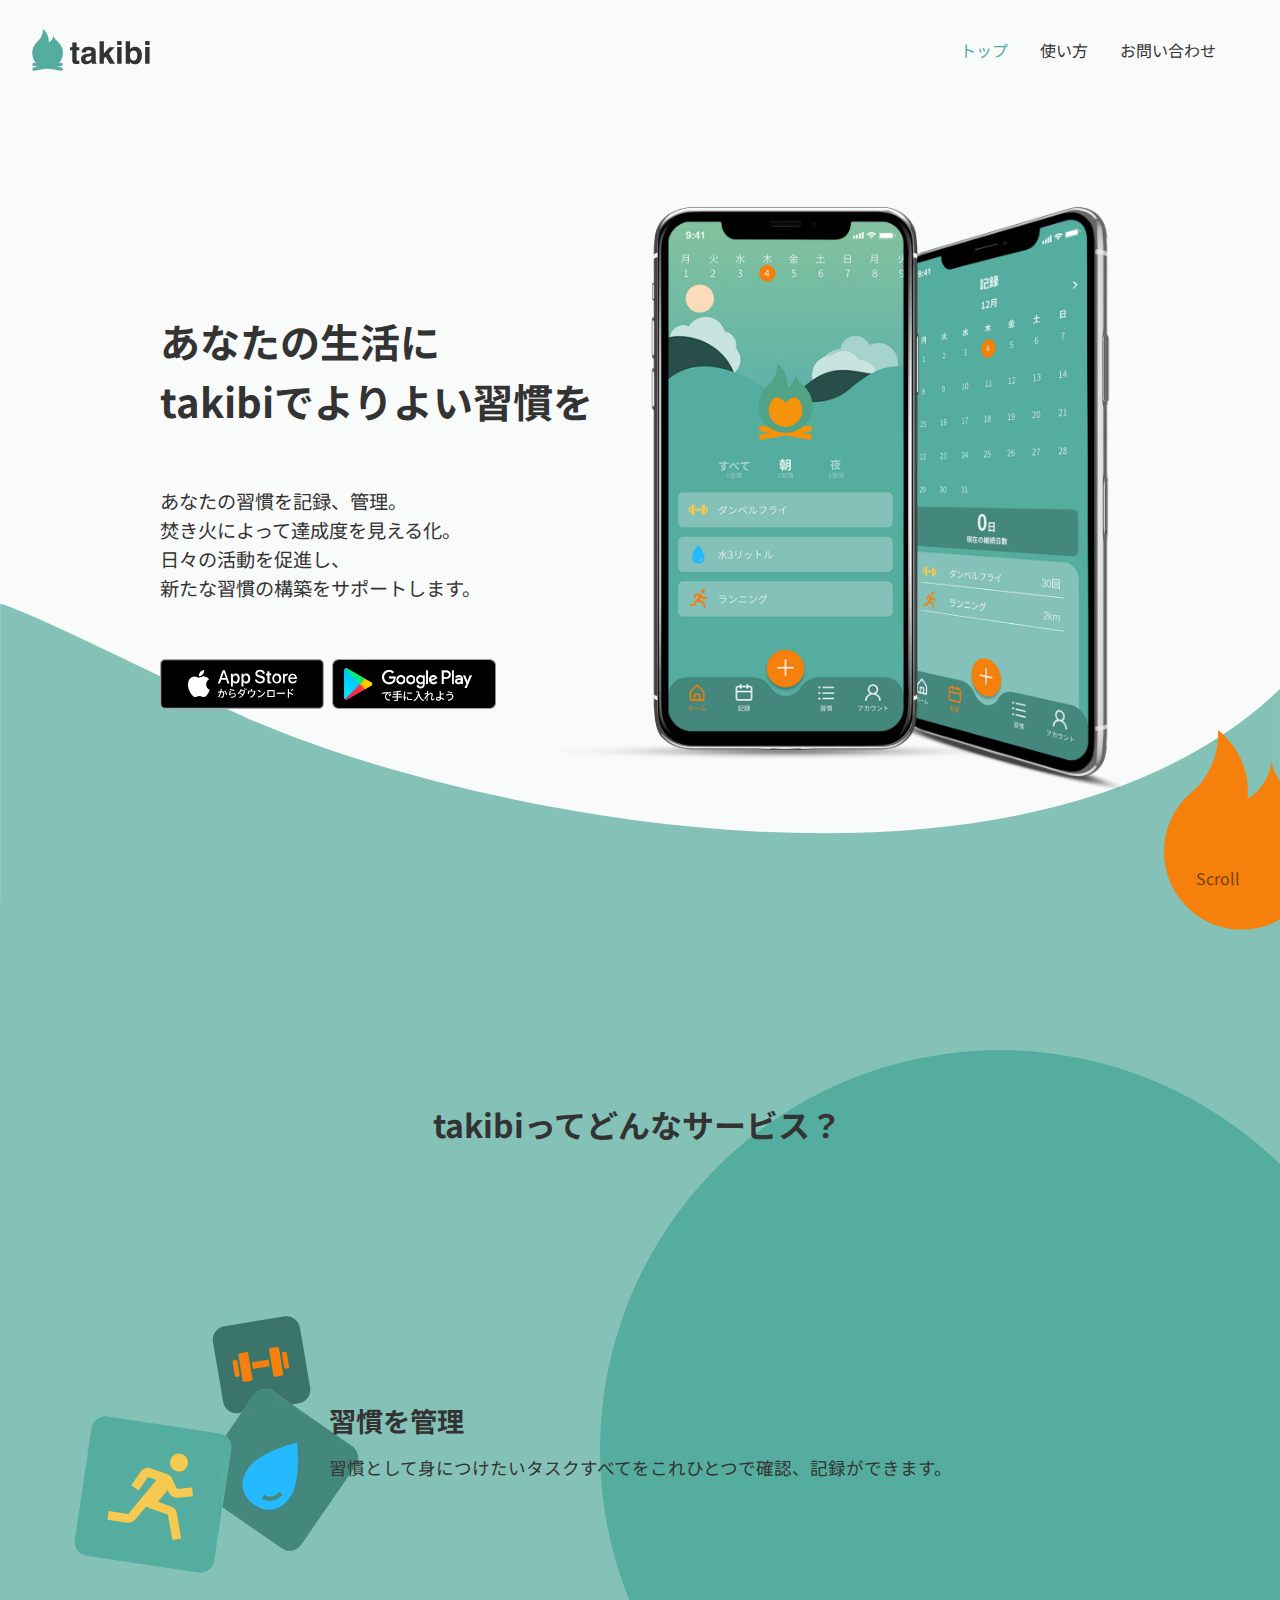
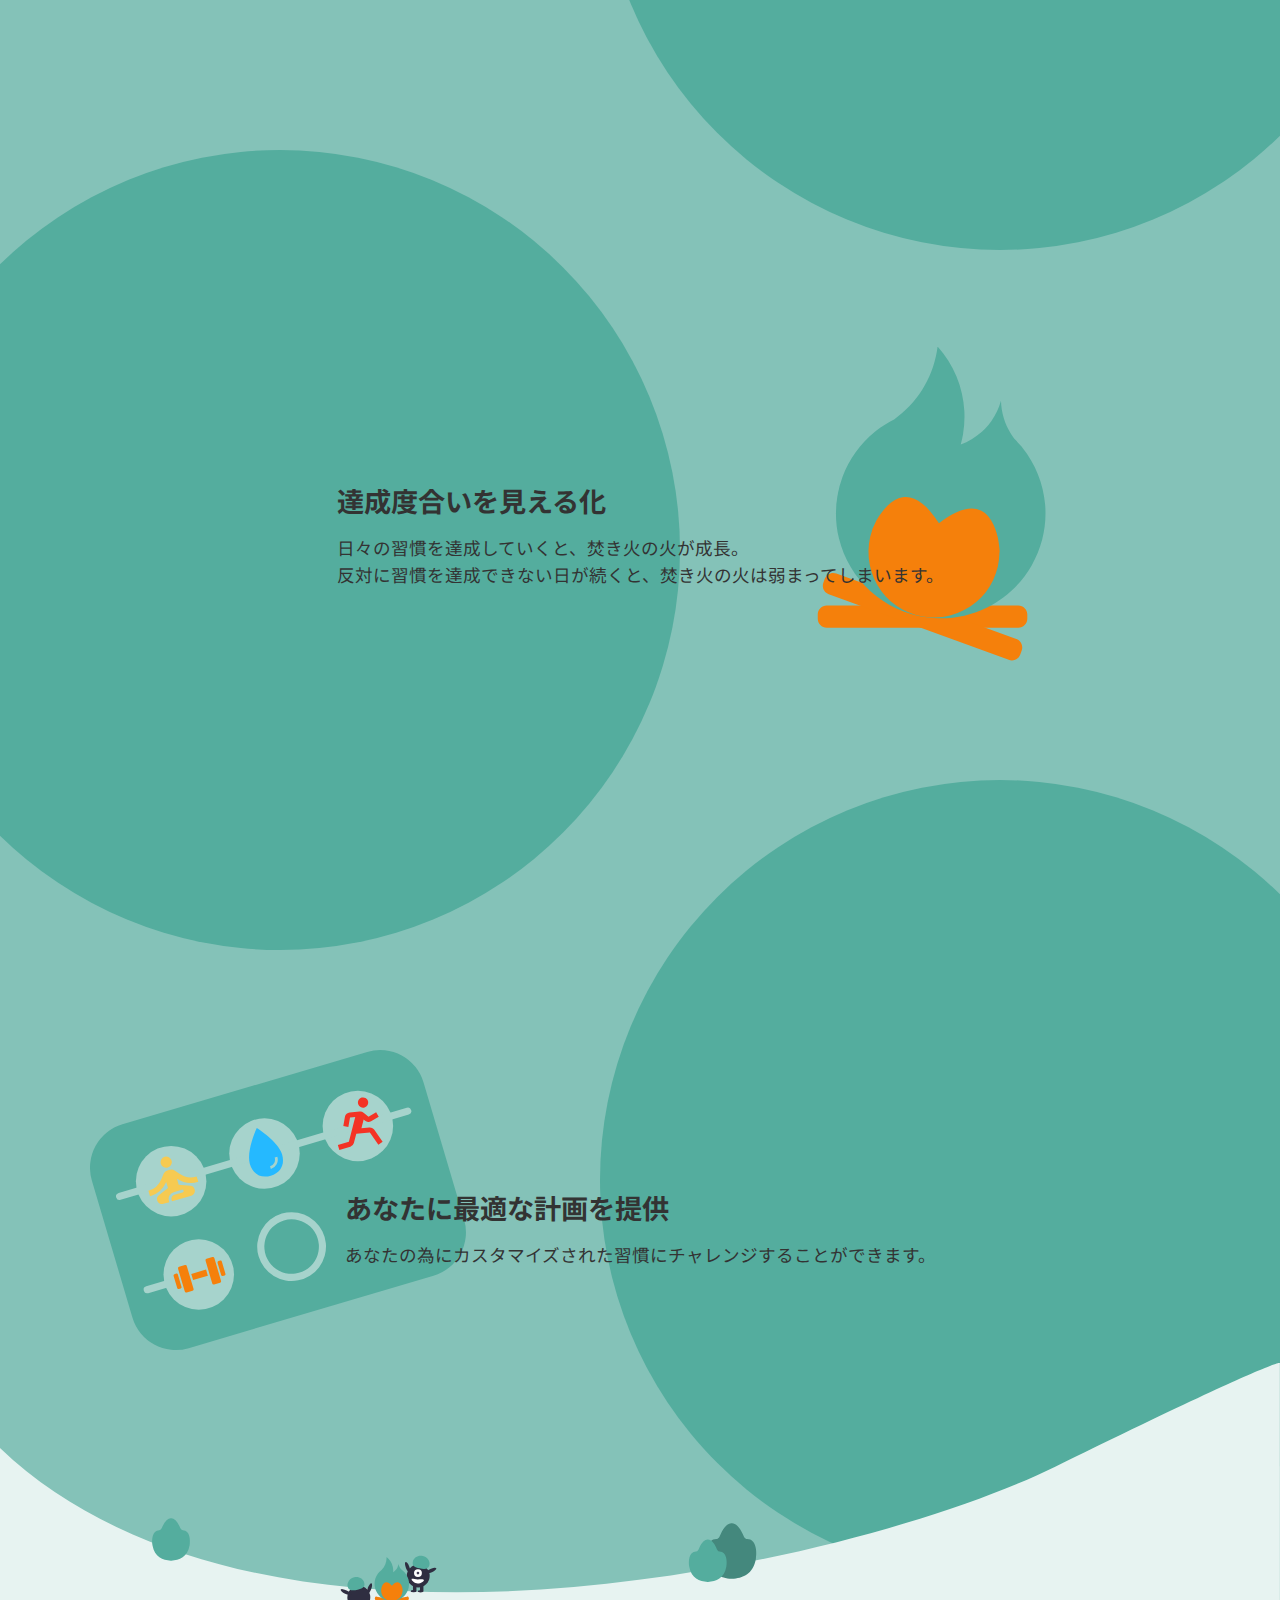
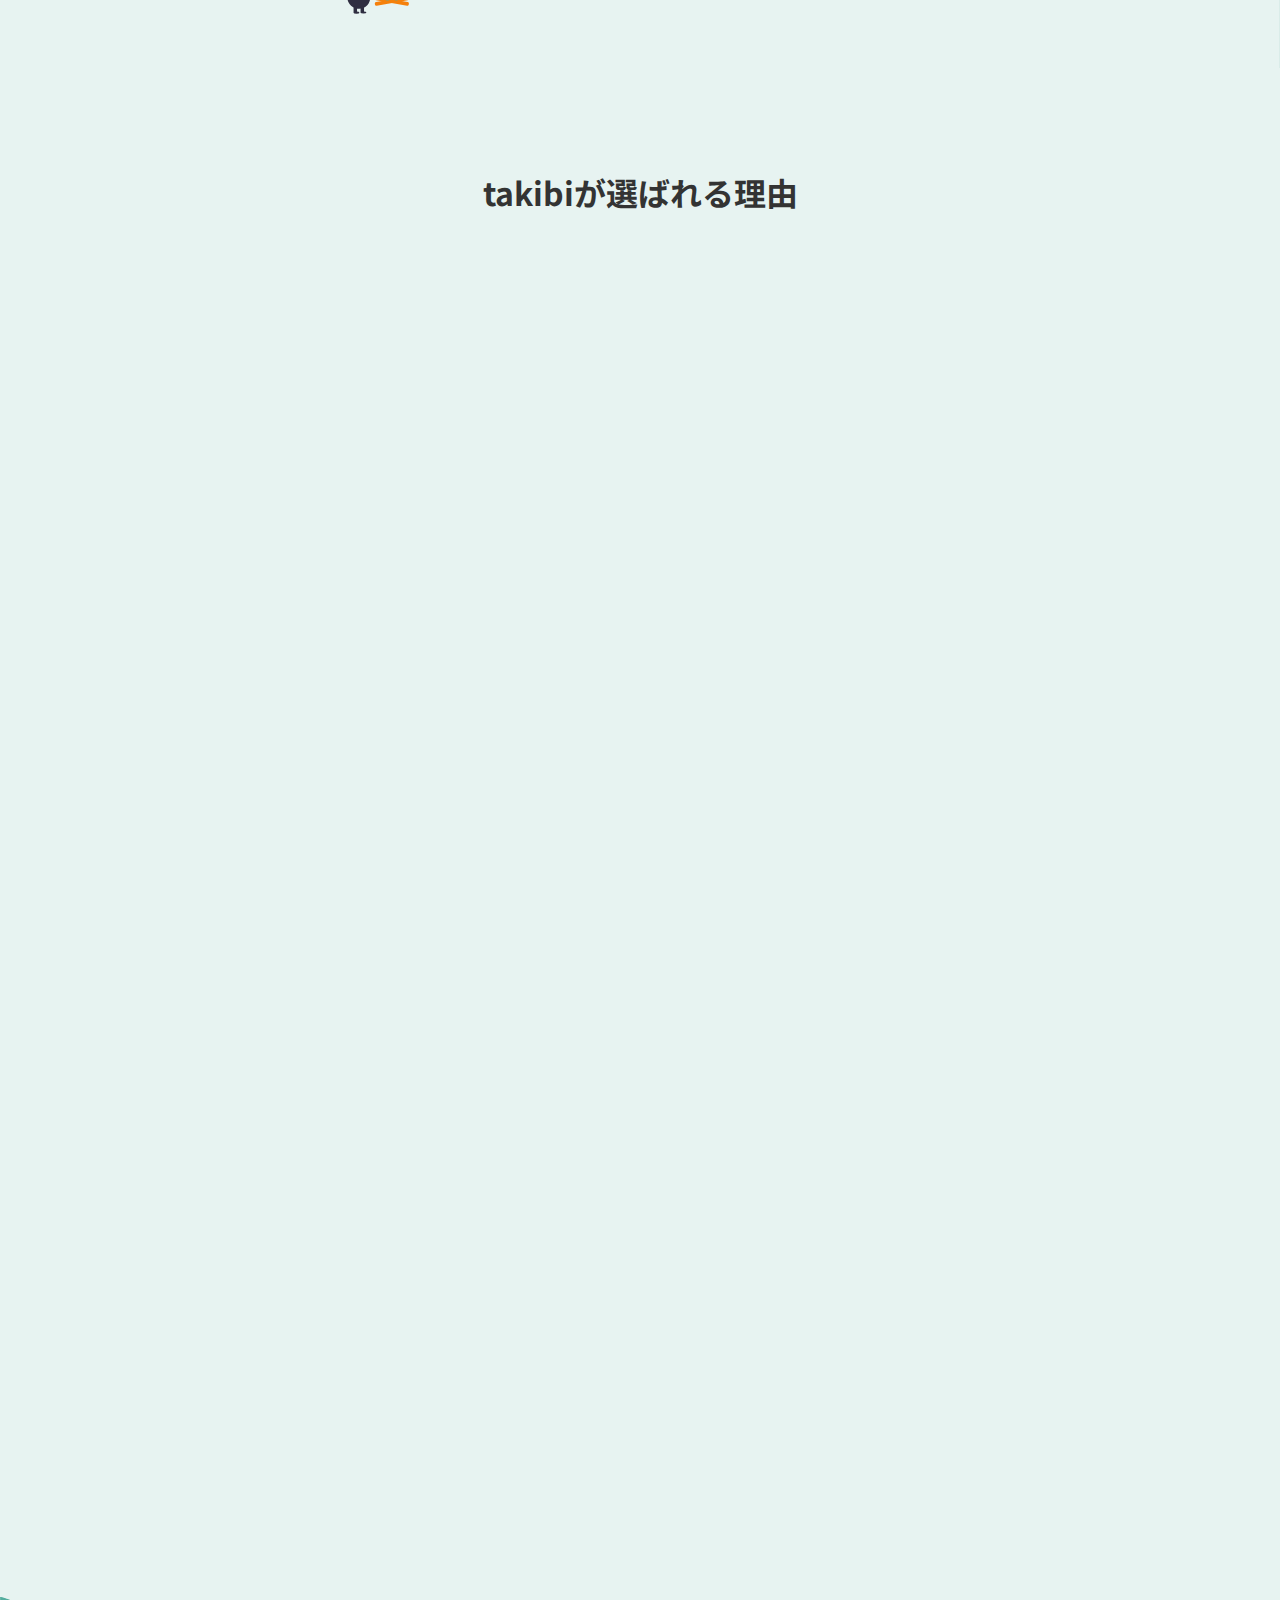
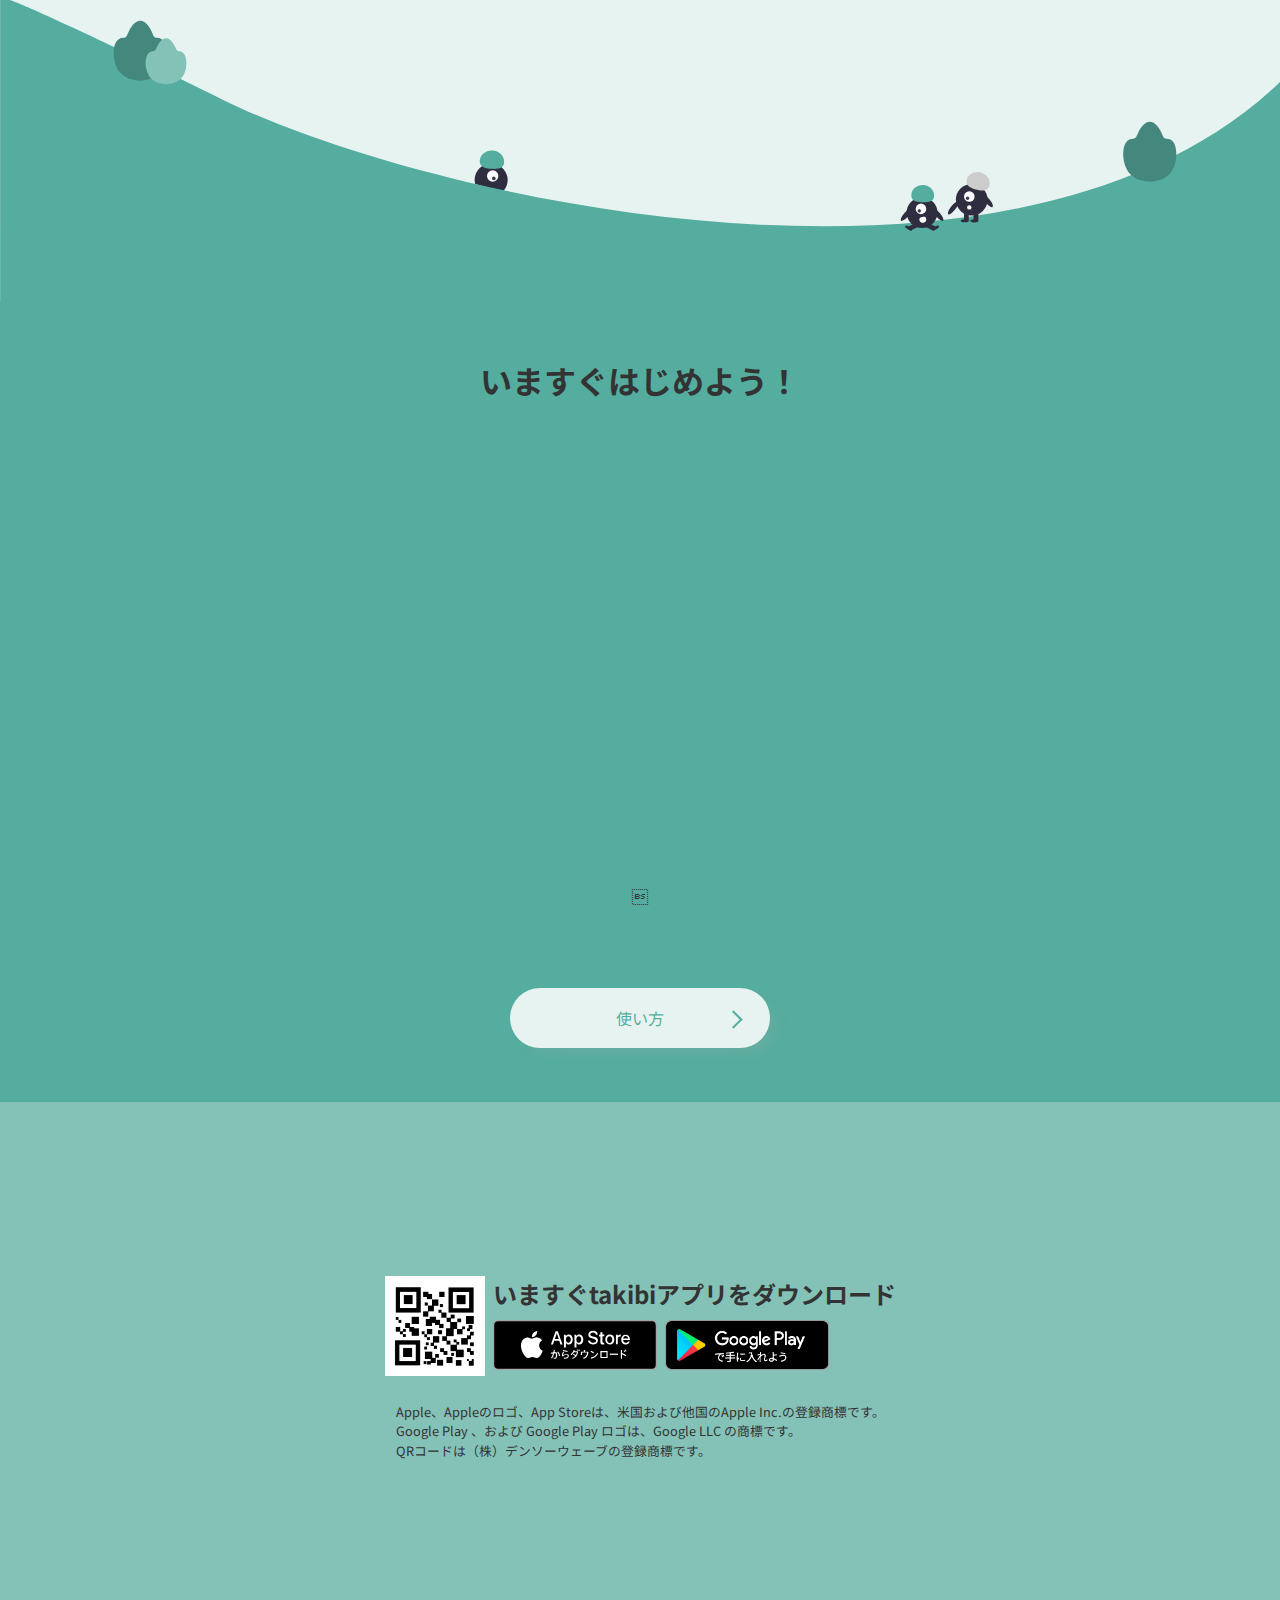
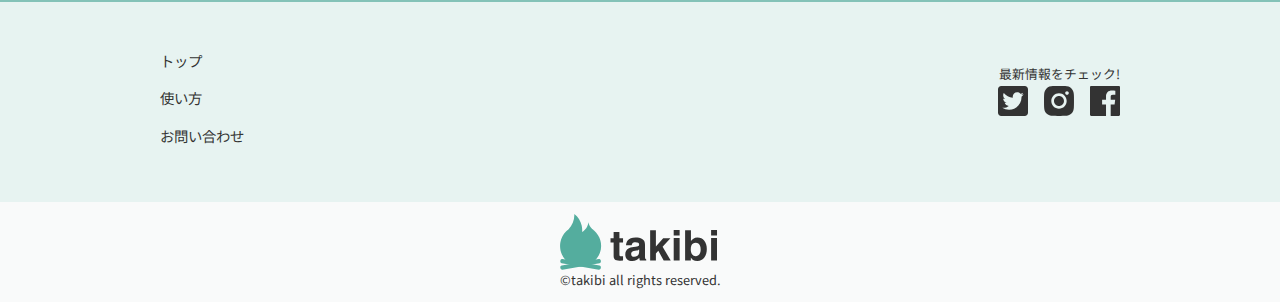
<file: index.html>
<!doctype html>
<html>

<head>
    <meta charset="UTF-8">
    <meta name="viewport" content="width=device-width,initial-scale=1.0,minimum-scale=1.0">
    <title>takibi | 習慣構築サポートアプリ</title>
    <link rel="stylesheet" href="css/reset.css">
		<link rel="preconnect" href="https://fonts.gstatic.com">
		<link href="https://fonts.googleapis.com/css2?family=Noto+Sans+JP:wght@400;500;700&display=swap" rel="stylesheet">
    <link rel="stylesheet" href="css/style.css">
    <link rel="preconnect" href="https://fonts.gstatic.com">
    
</head>

<body>

    <input type="checkbox" id="trigger">
    <label for="trigger" id="trigger_btn"><span class="hdn">メニューボタン</span></label>

    <header class="site-header">
        <a href="index.html">
            <h1 class="hdn"><span>takibi</span></h1>
        </a>
        <div class="header_right">
            <a href="index.html" class="current">トップ</a>
            <a href="guide.html">使い方</a>
            <a href="contact.html">お問い合わせ</a>
        </div>
    </header>

    <label for="trigger" id="coverlayer"></label>

    <a class="btn start_btn is_flow" href="#dl_box"><span>takibiをはじめる</span></a>

    <div class="top_box_bg">
        <div class="top_box inner">
            <div class="top_right">
                <img width="600" src="img/takibiMockup03.png" alt="">
            </div>
            <div class="top_left">
                <h1>あなたの生活に<br>takibiでよりよい習慣を</h1>
                <p> あなたの習慣を記録、管理。<br>焚き火によって達成度を見える化。<br>日々の活動を促進し、<br>新たな習慣の構築をサポートします。</p>
                <div class="dls">
                    <a href="https://www.apple.com/jp/app-store/">
                        <img src="img/badge_appStore.svg" alt="App Store からダウンロード">
                    </a>
                    <a href="https://play.google.com/store">
                        <img src="img/badge_googlePlay.png" alt="Google Play で手に入れよう">
                    </a>
                </div>
            </div>
        </div>
        <img class="mt m01" src="img/m02.svg" alt="">
        <img class="top_box_fire" src="img/fire.svg" alt="">
        <p class="scroll_sign"><span></span><span></span><span></span>Scroll</p>
    </div>
    <div class="sd_box_bg">
        <h1>takibiってどんなサービス？</h1>
        <div class="sd_box inner">
            <div class="sd_child top">
                <div class="sd_child_txt">
                    <h2>習慣を管理</h2>
                    <p>習慣として身につけたいタスクすべてをこれひとつで確認、記録ができます。</p>
                </div>
            </div>
            <div class="sd_child">
                <div class="sd_child_txt">
                    <h2>達成度合いを見える化</h2>
                    <p>日々の習慣を達成していくと、焚き火の火が成長。<br>反対に習慣を達成できない日が続くと、焚き火の火は弱まってしまいます。</p>
                </div>
            </div>
            <div class="sd_child">
                <div class="sd_child_txt">
                    <h2>あなたに最適な計画を提供</h2>
                    <p>あなたの為にカスタマイズされた習慣にチャレンジすることができます。</p>
                </div>
            </div>

            <img class="sd01" src="img/sd01.svg" alt="">
            <img class="sd02" src="img/sd02.svg" alt="">
            <img class="sd03" src="img/sd03.svg" alt="">

            <div class="scroll_object s_object1"></div>
            <div class="scroll_object s_object2"></div>
            <div class="scroll_object s_object3"></div>
        </div>
        <img class="mt m02" src="img/m03.svg" alt="">
    </div>
    <div class="merit_box_bg">
        <div class="merit_box inner">
            <h1>takibiが選ばれる理由</h1>
            <h2 class="fadein">「サボり」が見える</h2>
            <div class="mb_box_child mbinner fadein">
                <img src="img/calender.svg" alt="">
                <p>習慣付けには<span class="empha">「継続」</span>が最も重要です</p>
            </div>
            <div class="mb_box_child mbinner fadein">
                <img src="img/chilling.svg" alt="">
                <p>「継続」を実現するためには
                    <br><span class="empha">「継続」を実感できるコト</span>と同じくらい<br><span
                        class="empha">「サボり」を実感できるコト</span>も大事になります
                </p>
            </div>
            <div class="mb_box_child mbinner fadein">
                <img src="img/fire3.svg" alt="">
                <p>takibiはアプリ上の焚き火の大きさの変化によって
                    <br><span class="empha">「継続」と「サボり」の両方</span>を<br>視覚的に認識することができます
                </p>
            </div>
        </div>
        <img class="mt m03" src="img/m04.svg" alt="">
    </div>
    <div class="guide_box_bg">
        <div class="guide_box inner">
            <h1>いますぐはじめよう！</h1>
            <div class="guide_step_box">
                <div class="step fadein">
                    <img src="img/g01.svg" alt="">
                    <h3>アプリをダウンロード</h3>
                    <p>takibiアプリを<a href="#dl_box">ダウンロード</a></p>
                </div>
                <div class="step fadein fadein2">
                    <img src="img/g02.svg" alt="">
                    <h3>習慣を登録</h3>
                    <p>習慣にしたいタスクを登録</p>
                </div>
                <div class="step fadein fadein3">
                    <img src="img/g03.svg" alt="">
                    <h3>スワイプして記録</h3>
                    <p>完了したらスワイプで記録</p>
                </div>
            </div>

            <a href="guide.html" class="btn"><span>使い方</span></a>
        </div>
        <div class="guide_list">
            <h1>いますぐはじめよう！</h1>
            <div class="guide_step_list">
                <div class="step">
                    <div class="step_bg">
                    	<img src="img/g01.svg" alt="">
                    	<h3>アプリをダウンロード</h3>
                    	<p>takibiアプリを<a href="#dl_box">ダウンロード</a></p>
                    </div>
                </div>
                <div class="step">
                    <div class="step_bg">
                        <img src="img/g02.svg" alt="">
                        <h3>習慣を登録</h3>
                        <p>習慣にしたいタスクを登録</p>
                    </div>
                </div>
                <div class="step">
                    <div class="step_bg">
                        <img src="img/g03.svg" alt="">
                        <h3>スワイプして記録</h3>
                        <p>完了したらスワイプで記録</p>
                    </div>
                </div>
            </div>

            <a href="guide.html" class="btn"><span>使い方</span></a>
        </div>
    </div>
    <div class="dl_box_bg">
        <div id="dl_box" class="inner">
            <div class="dl_upper">
                <img src="img/qr_fake.jpg" alt="ダウンロードQRコード" class="qr">
                <div class="dl_right">
                    <h2>いますぐtakibiアプリをダウンロード</h2>
                    <div class="dls">
                        <a href="https://www.apple.com/jp/app-store/">
                            <img src="img/badge_appStore.svg" alt="App Store からダウンロード">
                        </a>
                        <a href="https://play.google.com/store">
                            <img height="40" src="img/badge_googlePlay.png" alt="Google Play で手に入れよう">
                        </a>
                    </div>
                </div>
            </div>
            <div class="dl_txt">
                <p>Apple、Appleのロゴ、App Storeは、米国および他国のApple Inc.の登録商標です。</p>
                <p>Google Play 、および Google Play ロゴは、Google LLC の商標です。</p>
                <p>QRコードは（株）デンソーウェーブの登録商標です。</p>
            </div>
        </div>
    </div>
    <div class="footer_details_bg">
        <div class="footer_details inner">
            <div class="fd_left">
                <a href="index.html"><span>トップ</span></a>
                <a href="guide.html"><span>使い方</span></a>
                <a href="contact.html"><span>お問い合わせ</span></a>
            </div>
            <div class="fd_right">
                <p>最新情報をチェック!</p>
                <div class="sns_box">
                    <a href="https://twitter.com/?lang=ja"><img width="30" src="img/logo_twitter.svg" alt="ツイッター"></a>
                    <a href="https://www.instagram.com/?hl=ja"><img width="30" src="img/logo_insta.svg"
                            alt="インスタグラム"></a>
                    <a href="https://www.facebook.com/"><img width="30" src="img/logo_fb.svg" alt="フェイスブック"></a>
                </div>
            </div>
        </div>
    </div>
    <footer>
        <img height="56" src="img/logo_takibi.svg" alt="takibiロゴ">
        <small>&copy;takibi all rights reserved.</small>
    </footer>
    <script src="https://code.jquery.com/jquery-2.2.4.min.js"
        integrity="sha256-BbhdlvQf/xTY9gja0Dq3HiwQF8LaCRTXxZKRutelT44=" crossorigin="anonymous"></script>
    <script>
        $(function () {
            $('a[href^="#"]').click(function () {
                var speed = 900;
                var href = $(this).attr("href");
                var target = $(href == "#" || href == "" ? 'html' : href);
                var position = target.offset().top;
                $("html, body").animate({ scrollTop: position }, speed, "swing");
                return false;
            });

            var startPos = 0, winScrollTop = 0;
            $(window).on('on scroll', function () {

                w = $(window).width();
                h = $(window).height();
                ph = $(document).height();
                $(window).resize(function () {
                    h = $(window).height();
                    w = $(window).width();
                    ph = $(document).height();
                });

                scroll = $(window).scrollTop()

                if (ph - scroll < 1300 + 0.05 * w) {
                    $('.is_flow').fadeOut(400);
                } else if ($(window).scrollTop() > 500) {
                    $('.is_flow').fadeIn(400);
                } else {
                    $('.is_flow').fadeOut(400);
                }

                winScrollTop = $(this).scrollTop();
                if (winScrollTop >= startPos) {
                    if (winScrollTop >= 200) {
                        $('.site-header').addClass('hide');
                    }
                } else {
                    $('.site-header').removeClass('hide');
                }
                startPos = winScrollTop;

            });

            $(window).scroll(function () {
                var scr = $(window).scrollTop();
                if (scr > 600 && scr < 1230) {
                    $('.s_object1').addClass('mini');
                    $('.s_object1').removeClass('large');
                } else if (scr > 1240 && scr < 1890) {
                    $('.s_object2').addClass('mini');
                    $('.s_object2').removeClass('large');
                } else if (scr > 1900 && scr < 2600) {
                    $('.s_object3').addClass('mini');
                    $('.s_object3').removeClass('large');
                } else {
                    $('.scroll_object').addClass('large')
                    $('.scroll_object').removeClass('mini');
                }

                console.log(ph - scroll)

                $('.fadein').each(function () {
                    var elemPos = $(this).offset().top;
                    var scroll = $(window).scrollTop();
                    var windowHeight = $(window).height();
                    if (scroll > elemPos - windowHeight + 200) {
                        $(this).addClass('scrollin');
                    }
                });

            })

        });
    </script>
</body>

</html>
</file>
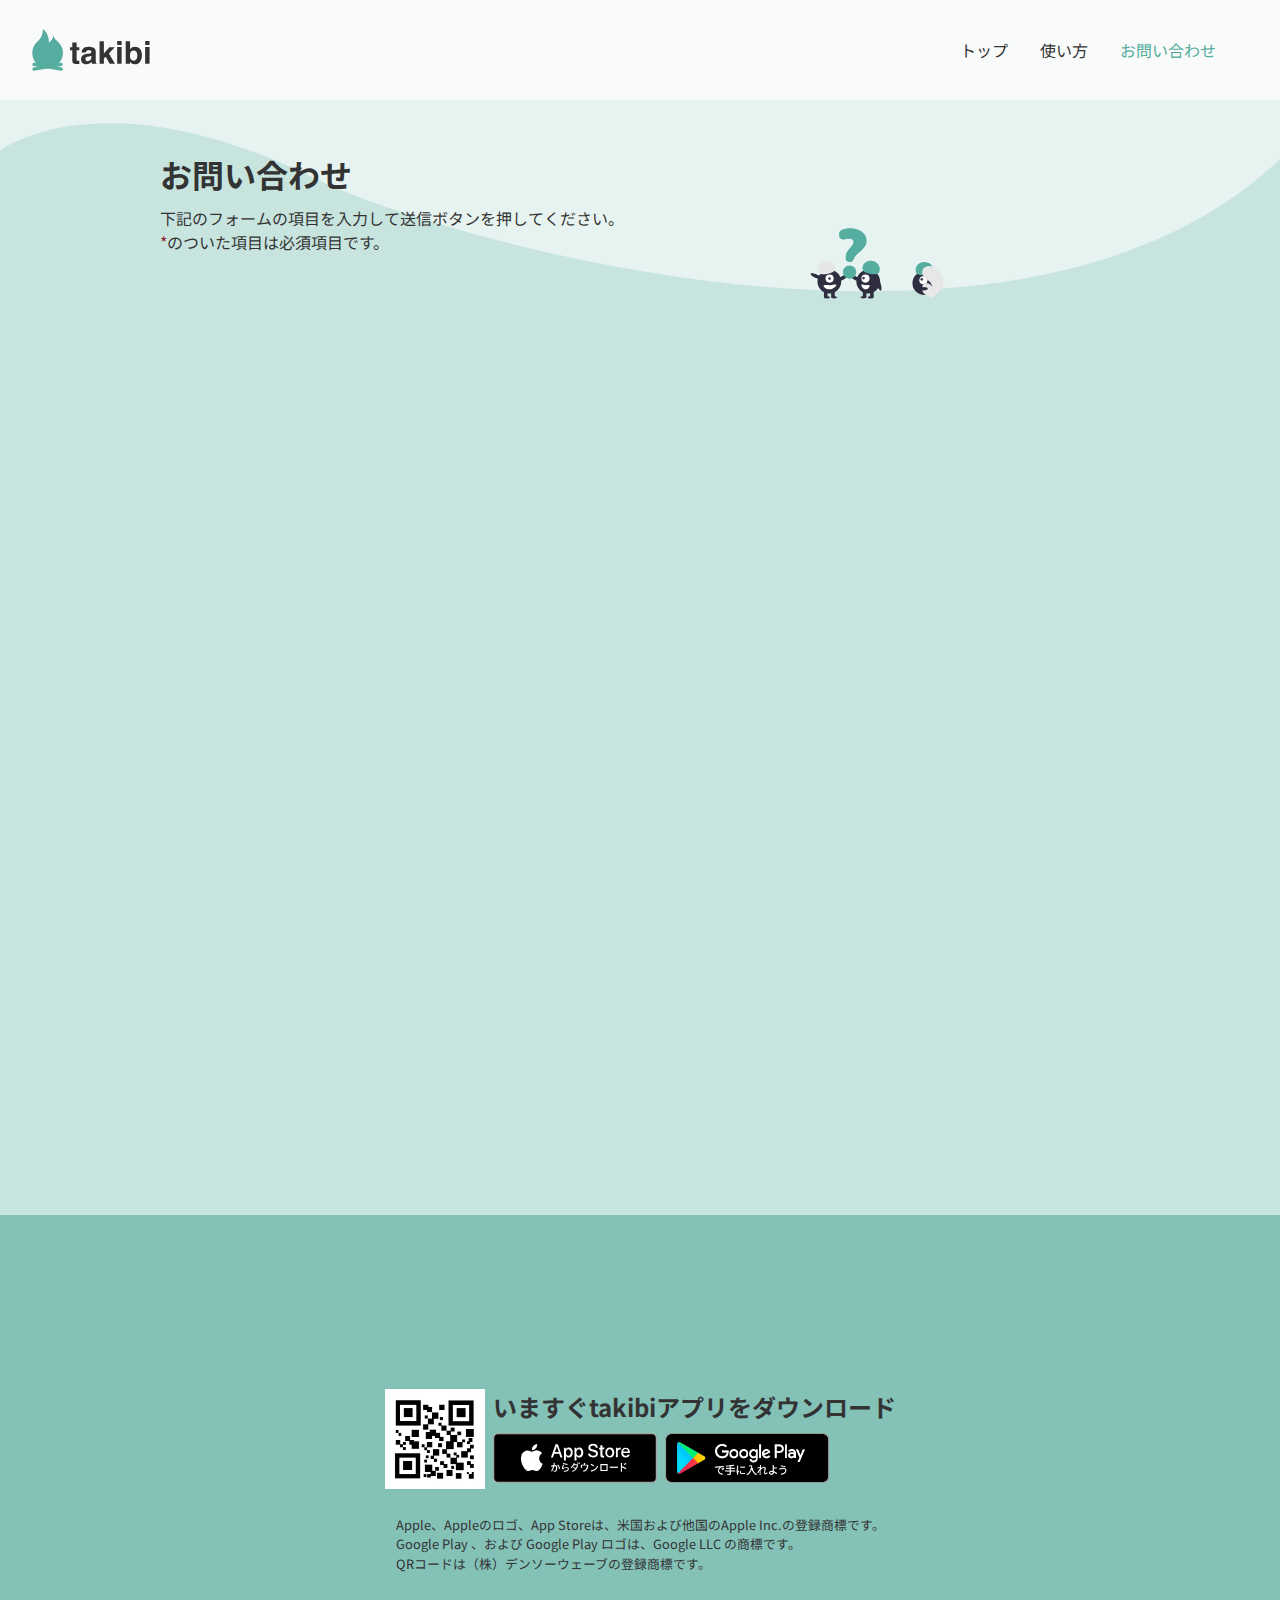
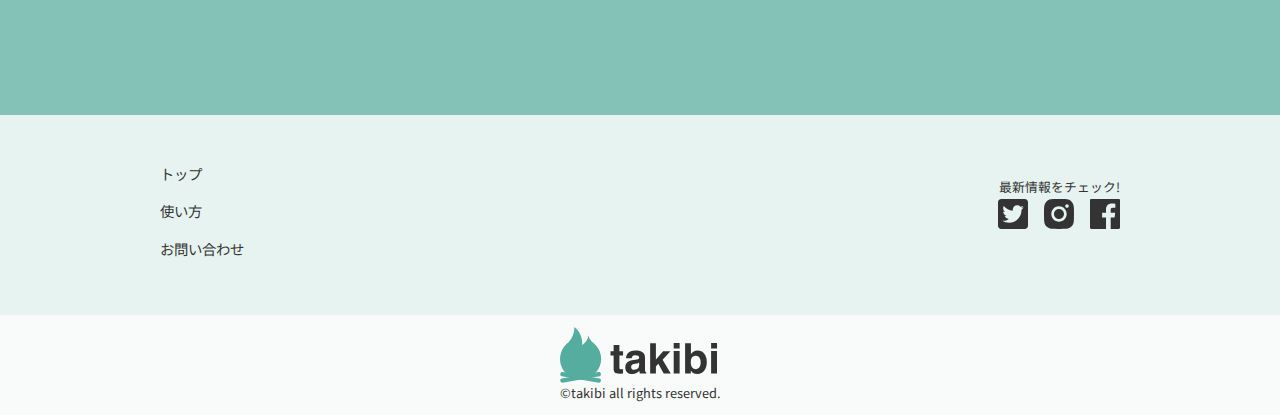
<file: contact.html>
<!doctype html>
<html>

<head>
    <meta charset="UTF-8">
    <meta name="viewport" content="width=device-width,initial-scale=1.0,minimum-scale=1.0">
    <title>takibi | お問い合わせ</title>
    <link rel="stylesheet" href="css/reset.css">
		<link rel="preconnect" href="https://fonts.gstatic.com">
		<link href="https://fonts.googleapis.com/css2?family=Noto+Sans+JP:wght@400;500;700&display=swap" rel="stylesheet">
    <link rel="stylesheet" href="css/style.css">
</head>

<body id="cp">

    <input type="checkbox" id="trigger">
    <label for="trigger" id="trigger_btn"><span class="hdn">メニューボタン</span></label>

    <header class="site-header">
        <a href="index.html">
            <h1 class="hdn"><span>takibi</span></h1>
        </a>
        <div class="header_right">
            <a href="index.html">トップ</a>
            <a href="guide.html">使い方</a>
            <a href="contact.html" class="current">お問い合わせ</a>
        </div>
    </header>

    <label for="trigger" id="coverlayer"></label>

    <div class="cp_bg">
        <div class="cp_h1_bg">
            <div class="cp_h1_bg_txt inner">
                <h1>お問い合わせ</h1>
                <p>下記のフォームの項目を入力して送信ボタンを押してください。</p>
                <p class="attention"><span>*</span>のついた項目は必須項目です。</p>
            </div>
            <img class="mt m0c" src="img/m06.svg" alt="">
        </div>
        <main class="inner cp">
            <iframe src="https://docs.google.com/forms/d/e/1FAIpQLScH3meRMEpCzAJOmkjYNoGbfmBY9c67povuiX21NkY06o3jkw/viewform?embedded=true" width="100%" height="860" frameborder="0" marginheight="0" marginwidth="0">読み込んでいます…</iframe>
        </main>
    </div>


    <div class="dl_box_bg">
        <div id="dl_box" class="inner">
            <div class="dl_upper">
                <img src="img/qr_fake.jpg" alt="ダウンロードQRコード" class="qr">
                <div class="dl_right">
                    <h2>いますぐtakibiアプリをダウンロード</h2>
                    <div class="dls">
                        <a href="https://www.apple.com/jp/app-store/">
                            <img src="img/badge_appStore.svg" alt="App Store からダウンロード">
                        </a>
                        <a href="https://play.google.com/store">
                            <img height="40" src="img/badge_googlePlay.png" alt="Google Play で手に入れよう">
                        </a>
                    </div>
                </div>
            </div>
            <div class="dl_txt">
                <p>Apple、Appleのロゴ、App Storeは、米国および他国のApple Inc.の登録商標です。</p>
                <p>Google Play 、および Google Play ロゴは、Google LLC の商標です。</p>
                <p>QRコードは（株）デンソーウェーブの登録商標です。</p>
            </div>
        </div>
    </div>
    <div class="footer_details_bg">
        <div class="footer_details inner">
            <div class="fd_left">
                <a href="index.html"><span>トップ</span></a>
                <a href="guide.html"><span>使い方</span></a>
                <a href="contact.html"><span>お問い合わせ</span></a>
            </div>
            <div class="fd_right">
                <p>最新情報をチェック!</p>
                <div class="sns_box">
                    <a href="https://twitter.com/?lang=ja"><img width="30" src="img/logo_twitter.svg" alt="ツイッター"></a>
                    <a href="https://www.instagram.com/?hl=ja"><img width="30" src="img/logo_insta.svg"
                            alt="インスタグラム"></a>
                    <a href="https://www.facebook.com/"><img width="30" src="img/logo_fb.svg" alt="フェイスブック"></a>
                </div>
            </div>
        </div>
    </div>
    <footer>
        <img height="56" src="img/logo_takibi.svg" alt="takibiロゴ">
        <small>&copy;takibi all rights reserved.</small>
    </footer>
    <script src="https://code.jquery.com/jquery-2.2.4.min.js"
        integrity="sha256-BbhdlvQf/xTY9gja0Dq3HiwQF8LaCRTXxZKRutelT44=" crossorigin="anonymous">
        </script>
    <script>
        $(function () {

            var startPos = 0, winScrollTop = 0;
            $(window).on('on scroll', function () {

                h = $(window).height();
                $(window).resize(function () {
                    h = $(window).height();
                });

                scroll = $(window).scrollTop()

                winScrollTop = $(this).scrollTop();
                if (winScrollTop >= startPos) {
                    if (winScrollTop >= 65) {
                        $('.site-header').addClass('hide');
                    }
                } else {
                    $('.site-header').removeClass('hide');
                }
                startPos = winScrollTop;

            });

        });
    </script>
</body>

</html>
</file>
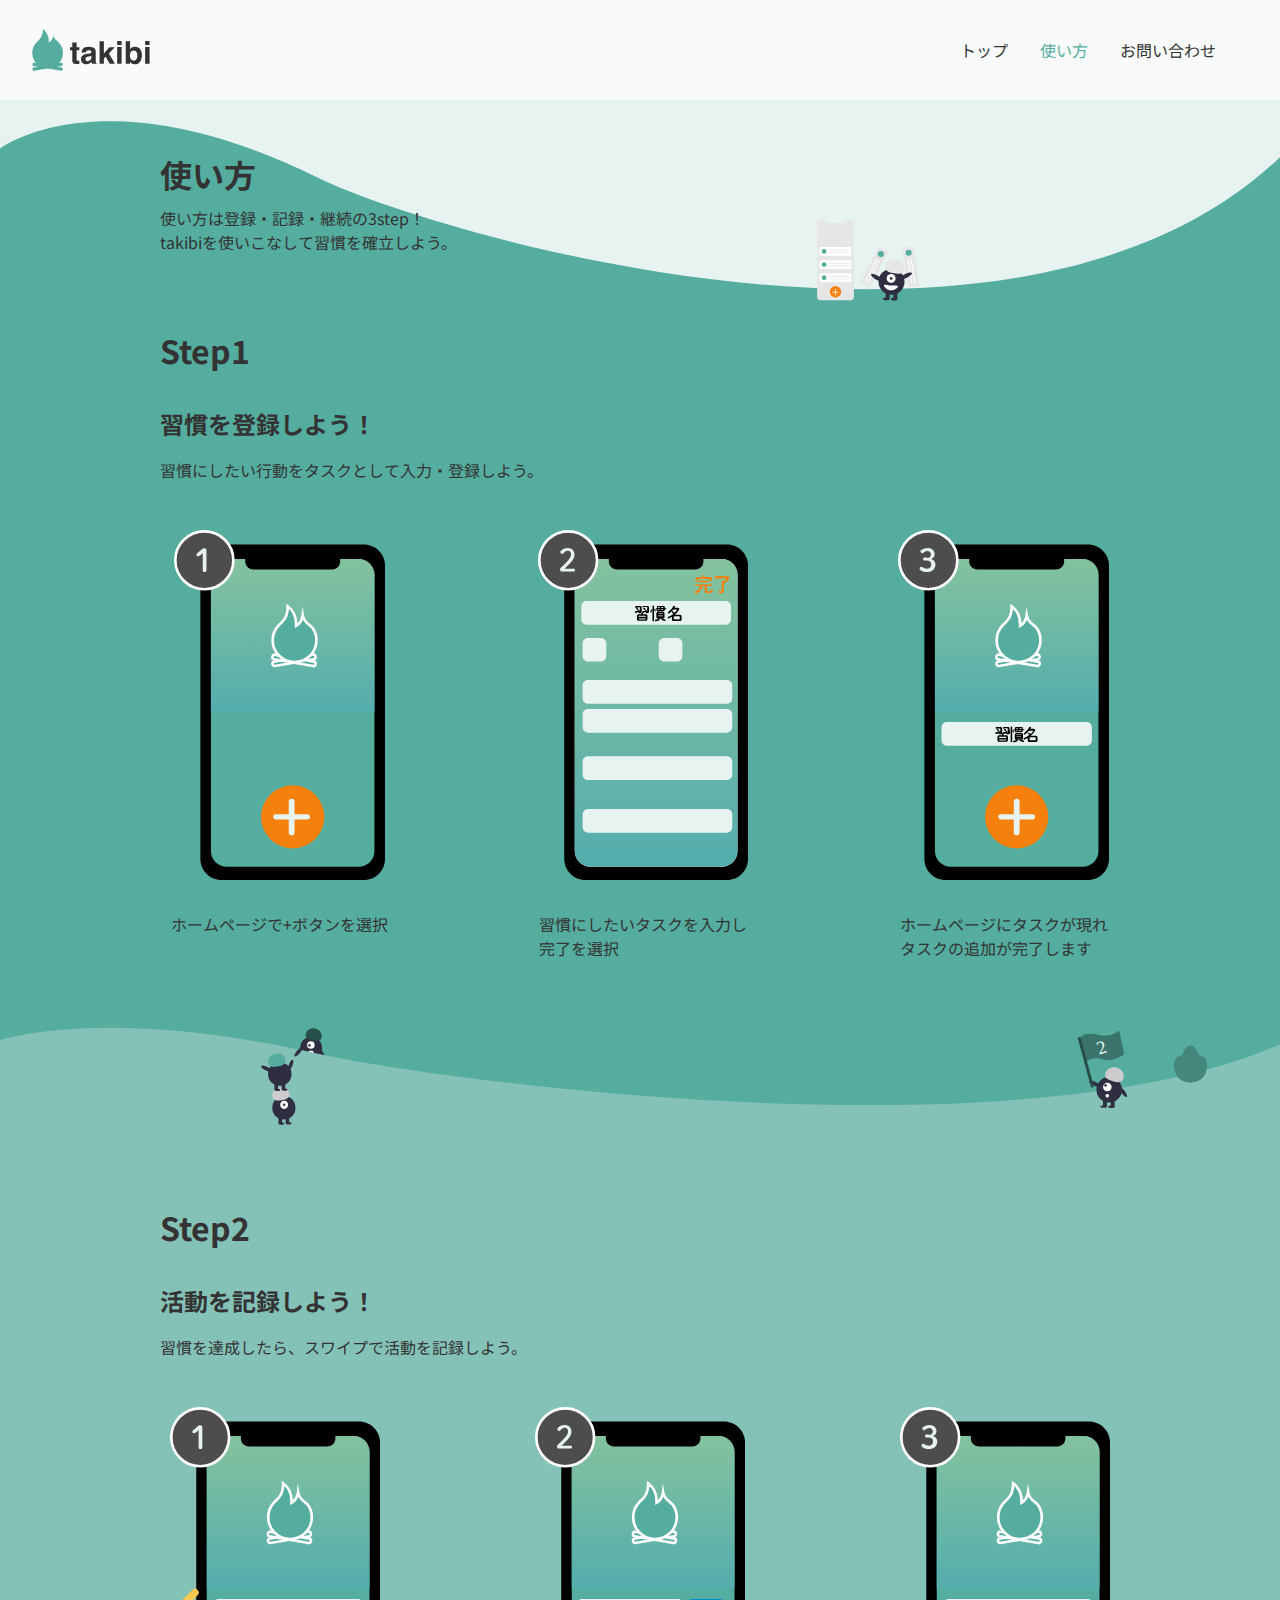
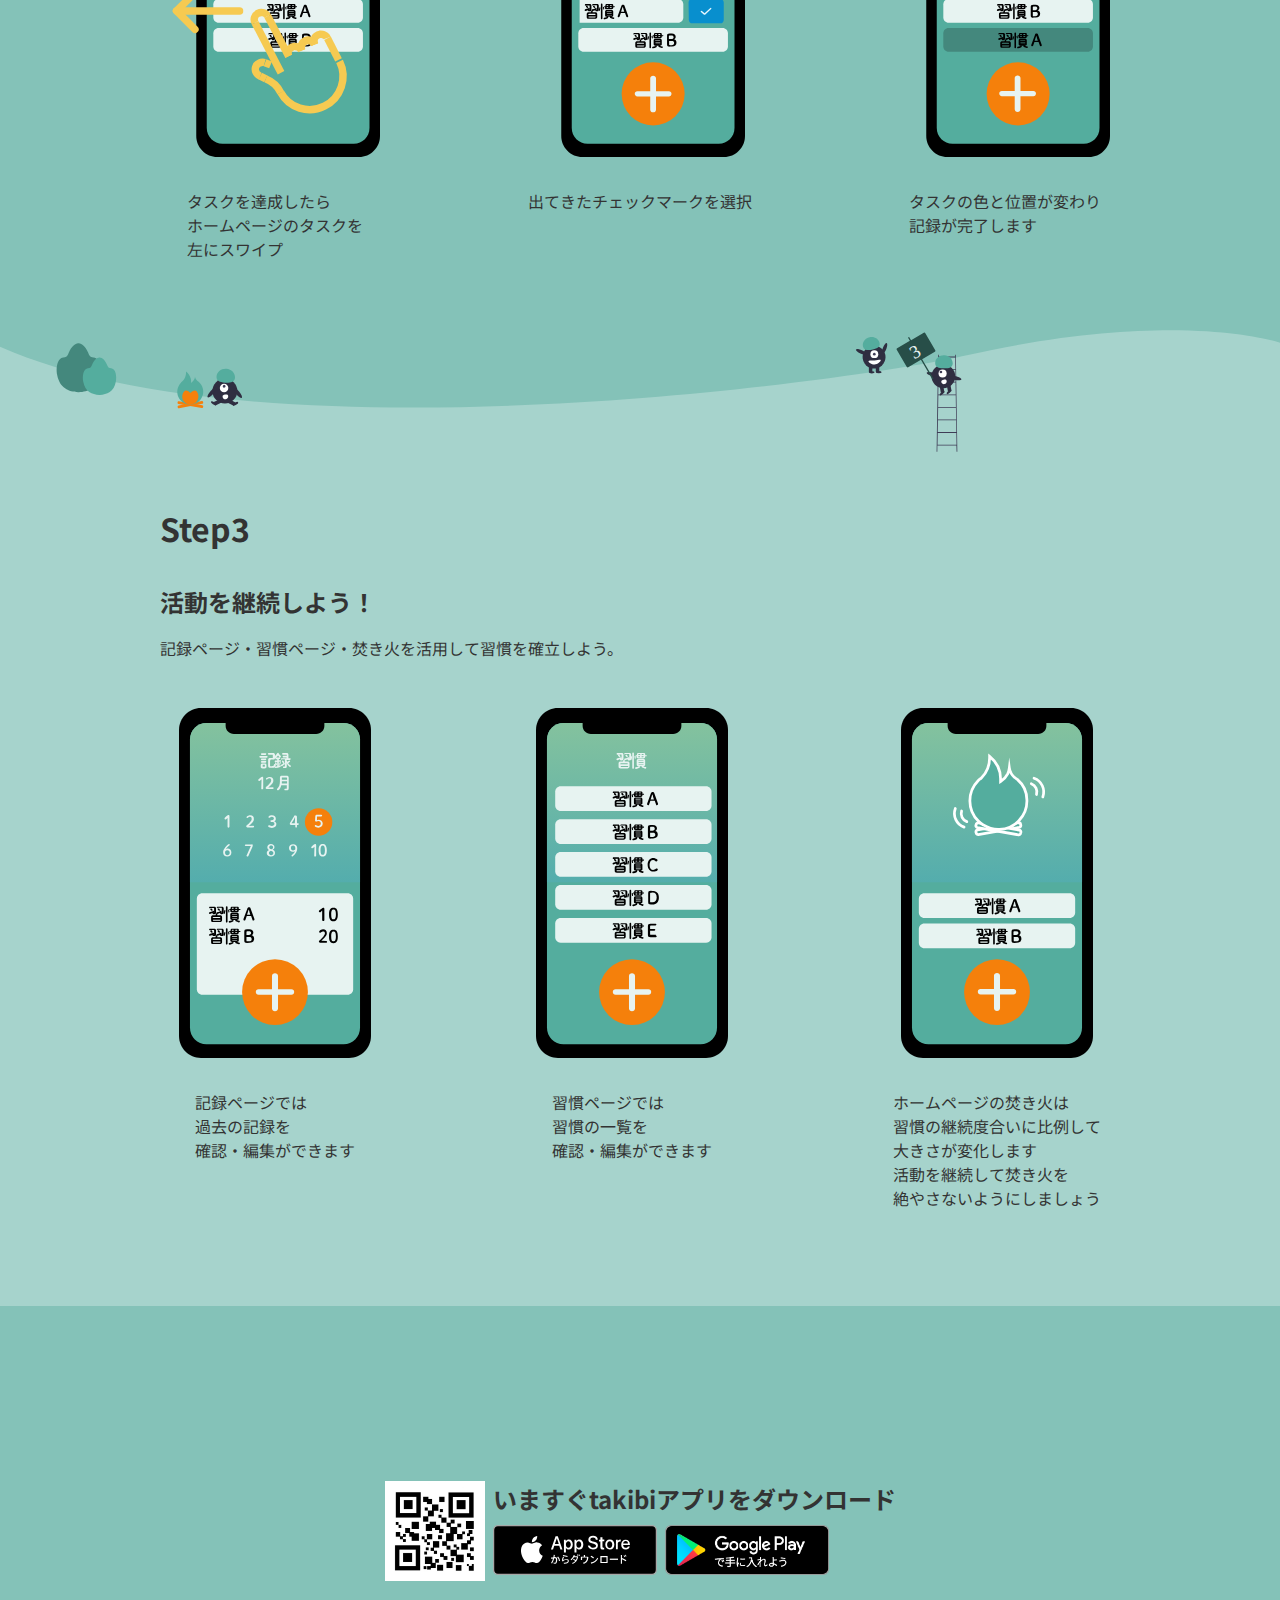
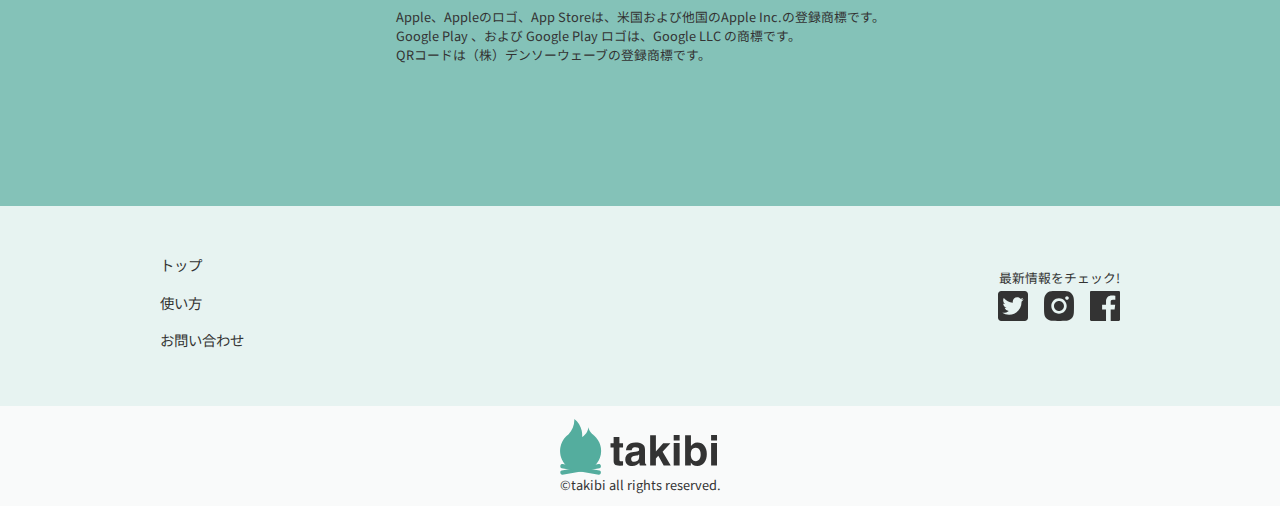
<file: guide.html>
<!doctype html>
<html>

<head>
    <meta charset="UTF-8">
    <meta name="viewport" content="width=device-width,initial-scale=1.0,minimum-scale=1.0">
    <title>takibi | 使い方</title>
    <link rel="stylesheet" href="css/reset.css">
		<link rel="preconnect" href="https://fonts.gstatic.com">
		<link href="https://fonts.googleapis.com/css2?family=Noto+Sans+JP:wght@400;500;700&display=swap" rel="stylesheet">
    <link rel="stylesheet" href="css/style.css">
</head>

<body id="guide">

    <input type="checkbox" id="trigger">
    <label for="trigger" id="trigger_btn"><span class="hdn">メニューボタン</span></label>

    <header class="site-header">
        <a href="index.html">
            <h1 class="hdn"><span>takibi</span></h1>
        </a>
        <div class="header_right">
            <a href="index.html">トップ</a>
            <a href="guide.html" class="current">使い方</a>
            <a href="contact.html">お問い合わせ</a>
        </div>
    </header>

    <label for="trigger" id="coverlayer"></label>

    <a class="btn start_btn is_flow" href="#dl_box"><span>takibiをはじめる</span></a>

    <div class="gp_h1_bg">
        <div class="inner gp_h1">
            <h1>使い方</h1>
            <p>使い方は登録・記録・継続の3step！</p>
            <p>takibiを使いこなして習慣を確立しよう。</p>
        </div>
        <img class="mt m0g" src="img/m05.svg" alt="">
    </div>
    <div class="gp_step1_bg">
        <div class="gp_step_box inner gp_step_box1">
            <h1>Step1</h1>
            <h2>習慣を登録しよう！</h2>
            <p>習慣にしたい行動をタスクとして入力・登録しよう。</p>
            <div class="step_pare">
                <div class="step_chil">
                    <img src="img/gp01.svg" alt="">
                    <p>ホームページで+ボタンを選択</p>
                </div>
                <div class="step_chil">
                    <img src="img/gp02.svg" alt="">
                    <p>習慣にしたいタスクを入力し<br>完了を選択</p>
                </div>
                <div class="step_chil">
                    <img src="img/gp03.svg" alt="">
                    <p>ホームページにタスクが現れ<br>タスクの追加が完了します</p>
                </div>
            </div>
        </div>
        <div class="gp_step_box_rwd">
            <div class="inner">
                <h1>Step1</h1>
                <h2>習慣を登録しよう！</h2>
                <p>習慣にしたい行動をタスクとして入力・登録しよう。</p>
            </div>
            <div class="guide_step_list">
                <div class="step">
                    <div class="step_bg">
                        <img src="img/gp01.svg" alt="">
                        <p>ホームページで+ボタン<br>を選択</p>
                    </div>
                </div>
                <div class="step">
                    <div class="step_bg">
                        <img src="img/gp02.svg" alt="">
                        <p>習慣にしたいタスクを入力し<br>完了を選択</p>
                    </div>
                </div>
                <div class="step">
                    <div class="step_bg">
                        <img src="img/gp03.svg" alt="">
                        <p>ホームページにタスクが現れ<br>タスクの追加が完了します</p>
                    </div>
                </div>
            </div>
        </div>
        <img class="mt m1g" src="img/m07.svg" alt="">
    </div>
    <div class="gp_step2_bg">
        <div class="gp_step_box inner">
            <h1>Step2</h1>
            <h2>活動を記録しよう！</h2>
            <p>習慣を達成したら、スワイプで活動を記録しよう。</p>
            <div class="step_pare">
                <div class="step_chil">
                    <img src="img/gp04.svg" alt="">
                    <p>タスクを達成したら<br>ホームページのタスクを<br>左にスワイプ</p>
                </div>
                <div class="step_chil">
                    <img src="img/gp05.svg" alt="">
                    <p>出てきたチェックマークを選択</p>
                </div>
                <div class="step_chil">
                    <img src="img/gp06.svg" alt="">
                    <p>タスクの色と位置が変わり<br>記録が完了します</p>
                </div>
            </div>
        </div>
        <div class="gp_step_box_rwd">
            <div class="inner">
                <h1>Step2</h1>
                <h2>活動を記録しよう！</h2>
                <p>習慣を達成したら、スワイプで活動を記録しよう。</p>
            </div>
            <div class="guide_step_list">
                <div class="step">
                    <div class="step_bg">
                        <img src="img/gp04.svg" alt="">
                        <p>タスクを達成したらホームページ<br>のタスクを左にスワイプ</p>
                    </div>
                </div>
                <div class="step">
                    <div class="step_bg">
                        <img src="img/gp05.svg" alt="">
                        <p>出てきたチェックマーク<br>を選択</p>
                    </div>
                </div>
                <div class="step">
                    <div class="step_bg">
                        <img src="img/gp06.svg" alt="">
                        <p>タスクの色と位置が変わり<br>記録が完了します</p>
                    </div>
                </div>
            </div>
        </div>
        <img class="mt m2g" src="img/m08.svg" alt="">
    </div>
    <div class="gp_step3_bg">
        <div class="gp_step_box inner">
            <h1>Step3</h1>
            <h2>活動を継続しよう！</h2>
            <p>記録ページ・習慣ページ・焚き火を活用して習慣を確立しよう。</p>
            <div class="step_pare">
                <div class="step_chil">
                    <img src="img/gp07.svg" alt="">
                    <p>記録ページでは<br>過去の記録を<br>確認・編集ができます</p>
                </div>
                <div class="step_chil">
                    <img src="img/gp08.svg" alt="">
                    <p>習慣ページでは<br>習慣の一覧を<br>確認・編集ができます</p>
                </div>
                <div class="step_chil">
                    <img src="img/gp09.svg" alt="">
                    <p>ホームページの焚き火は<br>習慣の継続度合いに比例して<br>大きさが変化します<br>
                        活動を継続して焚き火を<br>絶やさないようにしましょう</p>
                </div>
            </div>
        </div>
        <div class="gp_step_box_rwd">
            <div class="inner">
                <h1>Step3</h1>
                <h2>活動を継続しよう！</h2>
                <p>記録ページ・習慣ページ・焚き火を活用して習慣を確立しよう。</p>
            </div>
            <div class="guide_step_list">
                <div class="step">
                    <div class="step_bg">
                        <img src="img/gp07.svg" alt="">
                        <p>記録ページでは<br>過去の記録を<br>確認・編集ができます</p>
                    </div>
                </div>
                <div class="step">
                    <div class="step_bg">
                        <img src="img/gp08.svg" alt="">
                        <p>習慣ページでは<br>習慣の一覧を<br>確認・編集ができます</p>
                    </div>
                </div>
                <div class="step">
                    <div class="step_bg">
                        <img src="img/gp09.svg" alt="">
                        <p>ホームページの焚き火は<br>習慣の継続度合いに比例して<br>大きさが変化します</p>
                    </div>
                </div>
            </div>
        </div>
    </div>

    <div class="dl_box_bg">
        <div id="dl_box" class="inner">
            <div class="dl_upper">
                <img src="img/qr_fake.jpg" alt="ダウンロードQRコード" class="qr">
                <div class="dl_right">
                    <h2>いますぐtakibiアプリをダウンロード</h2>
                    <div class="dls">
                        <a href="https://www.apple.com/jp/app-store/">
                            <img src="img/badge_appStore.svg" alt="App Store からダウンロード">
                        </a>
                        <a href="https://play.google.com/store">
                            <img height="40" src="img/badge_googlePlay.png" alt="Google Play で手に入れよう">
                        </a>
                    </div>
                </div>
            </div>
            <div class="dl_txt">
                <p>Apple、Appleのロゴ、App Storeは、米国および他国のApple Inc.の登録商標です。</p>
                <p>Google Play 、および Google Play ロゴは、Google LLC の商標です。</p>
                <p>QRコードは（株）デンソーウェーブの登録商標です。</p>
            </div>
        </div>
    </div>
    <div class="footer_details_bg">
        <div class="footer_details inner">
            <div class="fd_left">
                <a href="index.html"><span>トップ</span></a>
                <a href="guide.html"><span>使い方</span></a>
                <a href="contact.html"><span>お問い合わせ</span></a>
            </div>
            <div class="fd_right">
                <p>最新情報をチェック!</p>
                <div class="sns_box">
                    <a href="https://twitter.com/?lang=ja"><img width="30" src="img/logo_twitter.svg" alt="ツイッター"></a>
                    <a href="https://www.instagram.com/?hl=ja"><img width="30" src="img/logo_insta.svg"
                            alt="インスタグラム"></a>
                    <a href="https://www.facebook.com/"><img width="30" src="img/logo_fb.svg" alt="フェイスブック"></a>
                </div>
            </div>
        </div>
    </div>
    <footer>
        <img height="56" src="img/logo_takibi.svg" alt="takibiロゴ">
        <small>&copy;takibi all rights reserved.</small>
    </footer>
    <script src="https://code.jquery.com/jquery-2.2.4.min.js"
        integrity="sha256-BbhdlvQf/xTY9gja0Dq3HiwQF8LaCRTXxZKRutelT44=" crossorigin="anonymous"></script>
    <script>
        $(function () {
            $('a[href^="#"]').click(function () {
                var speed = 900;
                var href = $(this).attr("href");
                var target = $(href == "#" || href == "" ? 'html' : href);
                var position = target.offset().top;
                $("html, body").animate({ scrollTop: position }, speed, "swing");
                return false;
            });

            var startPos = 0, winScrollTop = 0;
            $(window).on('on scroll', function () {

                h = $(window).height();
                $(window).resize(function () {
                    h = $(window).height();
                });

                scroll = $(window).scrollTop()

                if (scroll - h > 1500) {
                    $('.is_flow').fadeOut(400);
                } else if ($(window).scrollTop() > 10) {
                    $('.is_flow').fadeIn(400);
                } else {
                    $('.is_flow').fadeOut(400);
                }

                winScrollTop = $(this).scrollTop();
                if (winScrollTop >= startPos) {
                    if (winScrollTop >= 200) {
                        $('.site-header').addClass('hide');
                    }
                } else {
                    $('.site-header').removeClass('hide');
                }
                startPos = winScrollTop;

            });

            $(window).scroll(function () {
                $('.fadein').each(function () {
                    var elemPos = $(this).offset().top;
                    var scroll = $(window).scrollTop();
                    var windowHeight = $(window).height();
                    if (scroll > elemPos - windowHeight + 200) {
                        $(this).addClass('scrollin');
                    }
                });

            })

        });
    </script>
</body>

</html>
</file>
<file: css/style.css>
body{
    font-family: 'Noto Sans JP',Arial, Helvetica, sans-serif;
		font-weight: 400;
    color:#333;
    background: #F9FAFA;
    overflow-x: hidden;
		min-width: 320px;
}

#trigger{
    display: none;
}

#trigger_btn{
	width: 44px;
	height: 44px;
	position: fixed;
	top: 8px;
	right: 16px;
	z-index: 100000;
	cursor: pointer;
	transition: .5s;
}

#trigger_btn::before,
#trigger_btn::after,
#trigger_btn span{
	content: "";
	display: block;
	height: 4px;
	width: 34px;
	background: #333;
	border-radius: 2px;
	position: absolute;
	top: 50%;
	left: 5px;
	transition: transform .2s;
}

#trigger ~ #trigger_btn::before{
	transform: translateY(calc(-50% - 6px));
}

#trigger ~ #trigger_btn::after{
	transform: translateY(calc(-50% + 10px));
}

#trigger:checked ~ #trigger_btn::before{
	transform: rotate(45deg);
	background: #333;
}

#trigger:checked ~ #trigger_btn span{
	transform: scaleX(0);
}

#trigger:checked ~ #trigger_btn::after{
	transform: rotate(-45deg);
	background: #333;
}

#coverlayer{
	width: 100%;
	height: 100vh;
	position: fixed;
	top: 0;
	left: 0;
	z-index: 9999;
	pointer-events: none;
	transition: .6s;
	background: rgba(0,0,0,0);
}

#trigger:checked ~ .site-header .header_right{
	right: 0;
	transition: .5s;
}

#trigger:checked ~ #coverlayer{
	pointer-events: auto;
	background: rgba(0,0,0,0.3);
}

.inner{
    margin: 0 16px !important;
}

.btn{
    width: 260px;
    height: 60px;
    padding: 10px 15px;
    border-radius: 100px;
    line-height: 40px;
    text-align: center;
    box-shadow: 10px 10px 15px -5px rgba(180, 173, 173, 0.2);
}

.mt{
    position: absolute;
    z-index: -10000;
}

.m01{
    bottom: -10px;
		width: 100%;
}

.m02{
    bottom: -1px;
}

.m03{
    bottom: -1px;
    z-index: 20;
}

header{
    padding: 0 1rem;
    width: 100%;
    height: 60px;
    display: flex;
    justify-content: space-between;
    align-items: center;
    background: #F9FAFA;
    position: fixed;
    top: 0;
    z-index: 10000;
}

header h1{
    width: 120px;
    background: url("../img/logo_takibi.svg") no-repeat left center/contain;
}

.header_right{
	position: fixed;
	top: 0;
	right: -200px;
    transition: .5s;
	bottom: 0;
	left: auto;
	z-index: 99999;
	min-height: 100vh;
	overflow-y: scroll;
	background: #E7F3F1;
	width: 200px;
    box-shadow: 0 2px 5px rgba(0,0,0,0.3);
    display: flex;
    flex-direction: column;
}

.header_right a{
    padding:1rem 0 1rem 1rem;
    text-decoration: none;
    color: #333;
    border-bottom: solid 1px #888;
}

.header_right a:first-child{
    margin-top: 60px;
}

.header_right a:active{
    color: #54AD9E;
}

.header_right .current{
    color: #54AD9E;
}

.start_btn{
    width: 135px;
    height: 50px;
    display: none;
    background: #F5800B;
    text-decoration: none;
    color: #FEF2E7;
    font-size: 0.7rem;
    line-height: 30px;
    position: fixed;
    bottom: 15px;
    right: 2.5%;
    z-index: 1000;
}

.start_btn:active{
	background: #CE6B08;
	bottom: 13px;
}

.top_box_bg{
    position: relative;
}

.top_box_fire{
    display: none;
}

.scroll_sign {
   display: none;
}

.top_box{
    display: flex;
    flex-direction: column;
    justify-content: space-between;
    align-items: center;
    position: relative;
}

.top_left h1{
    font-size: 1.6rem;
    padding-top: 1rem;
}

.top_left p{
    padding-top: 1.5rem;
    font-size: 0.9rem;
}

.dls{
    display: flex;
}

.dls a{
    margin-right: 0.5rem;
}

.dls img{
    height: 100%;
    width: 164px;
}

.top_left .dls{
    padding-top: 1.5rem;
}

.top_right{
    margin-top: 100px;
    margin-left: -65px;
}

.sd_box_bg{
    padding-top: 3rem;
    padding-bottom: 25vw;
    position: relative;
    background: #84C2B8;
    z-index: -1000;
    overflow: hidden;
}

.sd_box_bg h1{
    text-align: center;
    font-size: 1.6rem;
}

.sd_box{
    height: 615px;
    position: relative;
    display: flex;
    flex-direction: column;
    align-items: center;
    justify-content: space-between;
}

.sd_child{
    margin-top: 2.5rem;
    display: flex;
    justify-content: space-between;
    align-items: center;
}

.top{
    margin-top: 3rem;
}

.sd_child_txt h2{
    font-size: 1.6rem;
    color: #333;
    padding-bottom: 0.8rem;
}

.sd_child_txt p{
    font-size: 1rem;
    line-height: 1.7rem;
}

.sd_box img{
    height: 125px;
    position: absolute;
    z-index: -10;
}

.sd01{
    top: 50px;
    right: 10px;
    transform: rotate(20deg);
}

.sd02{
    top: 280px;
    right: 10px;
    transform: rotate(10deg);
}

.sd03{
    top: 480px;
    right: 10px;
}

.scroll_object{
    display: none;
}

.merit_box_bg{
    background: #E7F3F1;
    position: relative;
}

.merit_box{
    padding-top: 3rem;
    padding-bottom: 3rem;
    display: flex;
    flex-direction: column;
    align-items: center;
}

.merit_box h1{
    padding-bottom: 3rem;
    font-size: 1.6rem;
}

.merit_box h2{
    color: #54AD9E;
    padding-bottom: 2rem;
    font-size: 1.6rem;
}

.mb_box_child{
    padding-bottom: 2rem;
    display: flex;
    flex-direction: column;
    align-items: center;
}

.mb_box_child img{
    margin-bottom: 1rem;
    width: 125px;
    height: 125px;
}

.mb_box_child p{
    text-align: center;
    font-size: 0.9rem;
}

.mb_box_child .empha{
    color: #54AD9E;
}

.guide_box_bg{
    padding: 3rem 0;
    background: #54AD9E;
}

.guide_box{
    display: none;
}

.guide_list{
    display: flex;
    flex-direction: column;
    justify-content: center;
    align-items: center;
}

.guide_list h1{
    font-size: 1.6rem;
}

.guide_step_list{
    margin-top: 2rem;
    padding: 0;
    width: 100%;
    overflow-x: auto;
    white-space: nowrap;
}

.step{
    display: inline-block;
    height: 400px;
    margin-right: 0.5rem;
}

.step:first-child{
    margin-left: 1rem;
}

.step:last-child{
    margin-right: 1rem;
}

.step_bg{
    background: #E7F3F1;
    border-radius: 1rem;
    height: 400px;
    width: 270px;
    display: flex;
    flex-direction: column;
    align-items: center;
    justify-content: center;
}

.step img{
    height: 180px;
}

.step h3{
    margin-top: 2rem;
    margin-bottom: 0.5rem;
}

.step p a{
    text-decoration: none;
    color: #25B9FF;
} 

.fadein {
	opacity : 0;
	transform : translate(0, 50px);
	transition : all 900ms;
}

.fadein.scrollin {
	opacity : 1;
	transform : translate(0, 0);
}

.guide_list .btn{
    margin-top: 1rem;
    text-decoration: none;
    color: #54AD9E;
    background-color: #E7F3F1;
    position: relative;
}

.guide_list .btn::after{
    content: "";
    width: 0.8rem;
    height: 0.8rem;
    border-top: 2px solid #54AD9E;
    border-right: 2px solid #54AD9E;
    transform: rotate(45deg);
    position: absolute;
    top: 25px;
    right: 30px;
}

.guide_list .btn:active{
    box-shadow: none;
    background-color: #84C2B8;
    color: #E7F3F1;
}

.guide_list .btn:active::after{
    content: "";
    width: 0.8rem;
    height: 0.8rem;
    border-top: 2px solid #E7F3F1;
    border-right: 2px solid #E7F3F1;
    transform: rotate(45deg);
    position: absolute;
    top: 25px;
    right: 30px;
}

.dl_box_bg{
    background: #84C2B8;
    padding: 3rem 0;
}

#dl_box{
    display: flex;
    flex-direction: column;
    justify-content: center;
    align-items: center;
}

#dl_box .qr{
    display: none;
}

.dl_right{
    display: flex;
    flex-direction: column;
    align-items: center;
}

.dl_right h2{
    padding-bottom: 2rem;
}

.dl_right .dls{
    margin-bottom: 2rem;
}

.dl_txt p{
    font-size: 0.7rem;
}

.dl_txt p:last-child{
    display: none;
}

.footer_details_bg{
    padding: 2rem 0;
    background-color: #E7F3F1;
}

.footer_details{
    display: flex;
    flex-direction: column;
}

.fd_left{
    display: flex;
    justify-content: center;
    align-items: center;
}

.fd_left a{
    margin-bottom: 1rem;
}

.fd_left a:not(:last-child),
.fd_right a:not(:last-child){
    margin-right: 1rem;
}

.footer_details a{
    font-size: 0.8rem;
    text-decoration: none;
    color: #333;
}

.fd_right{
    display: flex;
    flex-direction: column;
    justify-content: center;
    align-items: center;
}

.fd_right p{
 font-size: 0.7rem;
 margin-bottom: 0.5em;
}

.sns_box{
    display: flex;
    justify-content: center;
}

footer{
    background: #F9FAFA;
    height: 40px;
    padding: 1.5rem 0;
    display: flex;
    flex-direction: column;
    justify-content: center;
    align-items: center;
}

footer img{
    height: 25px;
}

footer small{
    font-size: 0.5rem;
}

.m0g{
    bottom: -1px;
    z-index: 20;
}

.m1g{
    bottom: -1px;
    z-index: 20;
}

.m2g{
    bottom: -1px;
    z-index: 20;
}

.gp_h1_bg{
    background: #E7F3F1;
    position: relative;
}

.gp_h1{
    padding-top: 70px;
    padding-bottom: 2rem;
    position: relative;
    z-index: 300;
}

.gp_h1 h1{
    padding-bottom: 0.5rem;
}

.gp_step_box{
    display: none;
}

.gp_step_box_rwd{
    padding-top: 3rem;
    padding-bottom: 3rem;
    position: relative;
    z-index: 300;
}

.gp_step_box_rwd h2{
    padding-top: 2rem;
    padding-bottom: 1rem;
}

#guide .step_bg img{
    height: 250px;
    margin-bottom: 2rem;
}

.gp_step1_bg{
    background: #54AD9E;
    position: relative;
    padding-bottom: 4vw;
}

.gp_step2_bg{
    background: #84C2B8;
    position: relative;
    padding-bottom: 4vw;
}

.gp_step3_bg{
    background: #A6D3CC;
}

.m0c{
    bottom: -1px;
    z-index: 20;
}

.cp_bg{
    background: #C8E4DF;
}

.cp_h1_bg{
    background: #E7F3F1;
    padding-top: 70px;
    padding-bottom: 3rem;
    position: relative;
}

.cp_h1_bg_txt{
    position: relative;
    z-index: 300;
}

.cp_h1_bg_txt h1{
    padding-bottom: 0.5rem;
}

.cp{
	padding:1.5rem 0;
    position: relative;
    z-index: 300;
}

.cp p:not(:first-child){
    margin-bottom: 1.5rem;
}

.attention span{
	color: #8D2424;
}



@media screen and (min-width: 768px){

    .inner{
        margin: 0 24px !important;
    }

    .start_btn{
        width: 260px;
        height: 60px;
        font-size: 14px;
        line-height: 40px;
    }

    .top_box{
        display: flex;
        flex-direction: row-reverse;
        justify-content: center;
    }

    .top_left h1{
        font-size: 2rem;
    }

    .top_left p{
        font-size: 1rem;
    }

    .top_right img{
        width: 440px;
    }

    .sd_box_bg{
        padding-bottom: 17vw;
    }

    .sd_child_txt{
        display: flex;
        flex-direction: column;
        align-items: center;
    }

    .sd_box img{
        height: 170px;
    }
    
    .sd01{
        top: 50px;
        left: 80px;
    }
    
    .sd02{
        top: 280px;
        right: 80px;
    }
    
    .sd03{
        top: 480px;
        left: 80px;
    }

    .merit_box_bg{
        padding-bottom: 6vw;
    }

    .mbinner{
       width: 504px;
       margin: 0 auto; 
    }

    .mb_box_child{
        flex-direction: row;
    }

    .mb_box_child img{
        margin-right: 1rem;
    }

    .mb_box_child p{
        text-align: start;
        font-size: 1rem;
    }

    .guide_list{
        display: none;
    }

    .guide_box{
        display: flex;
        flex-direction: column;
        align-items: center;
        justify-content: center;
    }

    .guide_box h1{
        font-size: 1.6rem;
    }

    .guide_step_box{
        margin-top: 2rem;
        display: flex;
    }

    .step{
        background: #E7F3F1;
        border-radius: 1rem;
        height: 380px;
        width: 235px;
        display: flex;
        flex-direction: column;
        align-items: center;
        justify-content: center;
        margin-right: 0.5rem;
    }
    
    .step img{
        height: 150px;
    }
    
    .step h3{
        margin-top: 1.5rem;
    }
    
    .fadein2 {
        transition-delay: 300ms;
    }
    
    .fadein3 {
        transition-delay: 600ms;
    }
    
    .guide_box .btn{
        margin-top: 1rem;
        text-decoration: none;
        color: #54AD9E;
        background-color: #E7F3F1;
        position: relative;
    }
    
    .guide_box .btn::after{
        content: "";
        width: 0.8rem;
        height: 0.8rem;
        border-top: 2px solid #54AD9E;
        border-right: 2px solid #54AD9E;
        transform: rotate(45deg);
        position: absolute;
        top: 25px;
        right: 30px;
    }
    
    .guide_box .btn:active{
        box-shadow: none;
        background-color: #84C2B8;
        color: #E7F3F1;
    }
    
    .guide_box .btn:active::after{
        content: "";
        width: 0.8rem;
        height: 0.8rem;
        border-top: 2px solid #E7F3F1;
        border-right: 2px solid #E7F3F1;
        transform: rotate(45deg);
        position: absolute;
        top: 25px;
        right: 30px;
    }

    .footer_details{
        flex-direction: row;
        justify-content: space-between;
    }

    .fd_left{
        flex-direction: column;
        align-items: flex-start;
    }

    .fd_left a{
        margin-bottom: 0px;
    }

    .fd_left a:not(:last-child){
        margin-bottom: 1rem;
    }

    .fd_left a:not(:last-child){
        margin-right: 0px;
    }

    .fd_right p{
    font-size: 0.8rem;
    }

    footer{
        background: #F9FAFA;
        height: 100px;
        padding: 0;
        display: flex;
        flex-direction: column;
        justify-content: center;
        align-items: center;
    }

    footer img{
        height: 56px;
    }

    footer small{
        font-size: 0.8rem;
    }

    .gp_step_box_rwd{
        display: none;
    }
    
    .gp_step_box{
        display: block;
        padding-top: 6rem;
        padding-bottom: 6rem;
        position: relative;
        z-index: 300;
    }
    
    .gp_step_box1{
        padding-top: 1.5rem;
    }
    
    .gp_step_box h2{
        padding-top: 2rem;
        padding-bottom: 1rem;
    }
    
    .step_pare{
        padding-top: 2rem;
        display: flex;
        justify-content: space-around;
    }
    
    .step_chil{
        display: flex;
        flex-direction: column;
        align-items: center;
    }
    
    .step_chil img{
        height: 250px;
        margin-bottom: 2rem;
    }

    #cp .inner{
        min-width: 720px;
        margin: 0 auto;
    }

    .cp{
        display: flex;
        justify-content: center;
        align-items: center;
    }

    .cp #form dt{
        min-height: 4.5rem;
        align-items: center;
    }

    .cp #form dd{
        padding: 1rem 1rem 1rem 15rem;
        margin: -4.5rem 0 0;
        flex-direction: row;
        justify-content: center;
    }

    .cp #form dl input:not([id^="zip"]):not([type="radio"]):not([type="checkbox"]),
    .cp #form dl textarea{
        width: 30rem;
    }

}



@media screen and (min-width: 1024px){

    #trigger_btn{
        display: none;
    }

    header{
        padding: 0 2rem;
        height: 100px;
    }

    .site-header{
        transition: .5s;
    }
    .site-header.hide{
        transform: translateY(-100%);
    }

    .header_right{
        position: static;
        top: initial;
        right: initial;
        transition: initial;
        bottom: initial;
        left: initial;
        z-index: initial;
        min-height: 0px;
        overflow-y: initial;
        background: transparent;
        width: initial;
        box-shadow: none;
        display: flex;
        flex-direction: row;
        align-items: center;
    }

    .header_right a{
        padding: 0px;
        margin-right: 2rem;
        border-bottom: none;
    }

    .header_right a:first-child{
        margin-top: 0px;
    }

    .header_right a:hover{
        color: #54AD9E;
    }

    .sd_box_bg h1{
        font-size: 2rem;
    }

    .mbinner{
        width: 550px;
    }

    .merit_box h1{
        font-size: 2rem;
    }

    .mb_box_child img{
        width: 170px;
        height: 170px;
    }

    .guide_box_bg{
        padding: 0px;
        height: 800px;
    }

    .guide_box{
        height: 800px;
    }

    .guide_box h1{
        font-size: 2rem;
    }

    .guide_step_box{
        margin-top: 80px;
    }

    .step{
        height: 400px;
        width: 280px;
        margin-right: 0px;
    }

    .step{
        margin-right: 0px;
    }

    .step:not(:last-child){
        margin-right: 1.5rem;
    }

    .step img{
        height: 180px;
    }

    .step h3{
        margin-top: 2rem;
    }

    .guide_box .btn{
        margin-top: 80px;
    }

    .gp_h1{
        padding-top: 110px;
    }

    .cp_h1_bg{
        padding-top: 110px;
    }

}



@media screen and (min-width: 1280px){

    .inner{
        width: 960px;
        margin: 0 auto !important;
    }

    .top_box_fire{
        display: block;
        height: 200px;
        position: absolute;
        right: -40px;
        bottom: -30px;
    }

    .scroll_sign {
        display: block;
        color: #7A4005;
        position: absolute;
        padding-top: 65px;
        bottom: 10px;
        right: 40px;
    }

    .scroll_sign span {
        position: absolute;
        top: 0;
        left: 50%;
        width: 24px;
        height: 24px;
        margin-left: -12px;
        border-left: 2px solid #7A4005;
        border-bottom: 2px solid #7A4005;
        transform: rotate(-45deg);
        animation: sdb 2s infinite;
        opacity: 0;
        box-sizing: border-box;
    }

    .scroll_sign span:nth-of-type(1) {
        animation-delay: 0s;
    }

    .scroll_sign span:nth-of-type(2) {
        top: 16px;
        animation-delay: .15s;
    }

    .scroll_sign span:nth-of-type(3) {
        top: 32px;
        animation-delay: .3s;
    }

    @keyframes sdb {
        0% {
        opacity: 0;
        }
        50% {
        opacity: 1;
        }
        100% {
        opacity: 0;
        }
    }

    .btn{
        width: 260px;
        height: 60px;
        padding: 10px 15px;
        border-radius: 100px;
        line-height: 40px;
        text-align: center;
        box-shadow: 10px 10px 15px -5px rgba(180, 173, 173, 0.2);
    }

    .start_btn{
        font-size: 0.9rem;
        bottom: 20px;
        right: 30px;
    }

    .start_btn:hover{
        bottom: 18px;
        box-shadow: none;
        background: #CE6B08;
        color: #FEF2E7;
    }

    .top_box{
        height: 100vh;
        justify-content: space-between;
    }

    .top_left h1{
        font-size: 40px;
        padding-top: 120px;
    }

    .top_left p{
        padding-top: 3.5rem;
        font-size: 1.2rem;
    }

    .dls img{
        height: 50px;
    }

    .top_left .dls{
        padding-top: 3.5rem;
    }

    .top_right{
        margin-left: -150px;
    }

    .top_right img{
        width: 600px;
    }

    .sd_box_bg{
        padding-top: 400px;
        padding-bottom: 400px;
        background: #84C2B8;
    }

    .sd_box_bg h1{
        text-align: initial;
        position: absolute;
        top: 200px;
        right: 50%;
        transform: translateX(202px);
    }

    .sd_box{
        height: 1568px;
    }

    .sd_child{
        margin-top: 550px;
    }

    .top{
        margin-top: 100px;
    }

    .sd_child_txt{
        display: initial;
        flex-direction: initial;
        align-items: initial;
    }

    .sd_child_txt h2{
        font-size: 1.7rem;
    }

    .sd_child_txt p{
        font-size: 1.1em;
    }

    .sd_box img{
        height: 300px;
    }

    .sd01{
        top: 0px;
        left: -70px;
    }

    .sd02{
        top: 650px;
        right: 70px;
    }

    .sd03{
        top: 1350px;
        left: -70px;
    }

    .scroll_object{
        display: block;
        width: 800px;
        height: 800px;
        background: #54AD9E;
        border-radius: 50%;
        position: absolute;
        z-index: -10;
    }

    .s_object1{
        right: -280px;
        top: -250px;
    }

    .s_object2{
        left: -280px;
        top: 450px;
    }

    .s_object3{
        right: -280px;
        top: 1080px;
        z-index: -10000;    
    }


    .scroll_object.mini{
        width: 700px;
        height: 700px;
        animation-name: scroll_anime_mini;
        animation-duration:  3s;
    }

    @keyframes scroll_anime_mini{
        from{
            width: 800px;
            height: 800px;
        }
        to{
            width: 700px !important;
            height: 700px !important;
        }
    }

    .scroll_object.large{
        width: 800px;
        height: 800px;
        animation-name: scroll_anime_large;
        animation-duration: 3s;
    }

    @keyframes scroll_anime_large{
        from{
            width: 700px;
            height: 700px;
        }
        to{
            width: 800px !important;
            height: 800px !important;
        }
    }

    .merit_box_bg{
       padding-bottom: 0px;
    }

    .mbinner{
        width: 960px;
        margin: 0 auto;
    }

    .merit_box{
        padding: 100px;
    }

    .merit_box h1{
        padding-bottom: 100px;
    }

    .merit_box h2{
        padding-bottom: 100px;
        font-size: 24px;
    }

    .mb_box_child{
        padding-bottom: 150px;
    }

    .mb_box_child img{
        margin-bottom: 0px;
        margin-right: 4rem;
        width: 300px;
        height: 300px;
    }

    .mb_box_child p{
        font-size: 1.1rem;
    }

    .guide_box .btn:hover{
        box-shadow: none;
        background-color: #84C2B8;
        color: #E7F3F1;
    }

    .guide_box .btn:hover::after{
        content: "";
        width: 0.8rem;
        height: 0.8rem;
        border-top: 2px solid #E7F3F1;
        border-right: 2px solid #E7F3F1;
        transform: rotate(45deg);
        position: absolute;
        top: 25px;
        right: 30px;
    }

    .dl_box_bg{
        padding: 0px;
    }

    #dl_box{
        height: 500px;
    }

    #dl_box .qr{
        display: block;
        width: 100px;
        height: 100px;
        margin-right: 0.5rem;
    }

    .dl_right{
        display: block;
    }

    .dl_upper{
        display: flex;
        padding-top: 2rem;
    }

    .dl_right h2{
        padding-bottom: 0.5rem;
    }

    .dl_txt p{
        font-size: 0.8rem;
    }

    .dl_txt p:last-child{
        display: block;
    }

    .footer_details_bg{
        height: 200px;
    }

    .footer_details{
        height: calc(200px - 4rem);
    }

    .fd_left a,
    .fd_right a{
        margin-bottom: 0.5rem;
    }

    .footer_details a{
        font-size: 0.9rem;
    }

    .fd_right{
        height: 120px;
        display: flex;
        flex-direction: column;
        justify-content: center;
    }

    .fd_right p{
        margin-bottom: 0.2rem;
    }

    .sns_box{
        justify-content: space-between;
    }

    .m1g{
        bottom: -20px;
    }

    .m2g{
        bottom: -50px;
    }

    .gp_h1{
        padding-top: 150px;
        padding-bottom: 3rem;
    }

    .step_pare{
        padding-top: 3rem;
    }

    .step_chil img{
        height: 350px;
    }

    .step_chil:not(:last-child){
        padding-right: 8rem;
    }

    #cp .inner{
        width: 960px;
        min-width: 0px;
    }

    .cp_h1_bg{
        padding-top: 150px;
    }
    
    .cp{
        display: block;
    }

}
</file>
